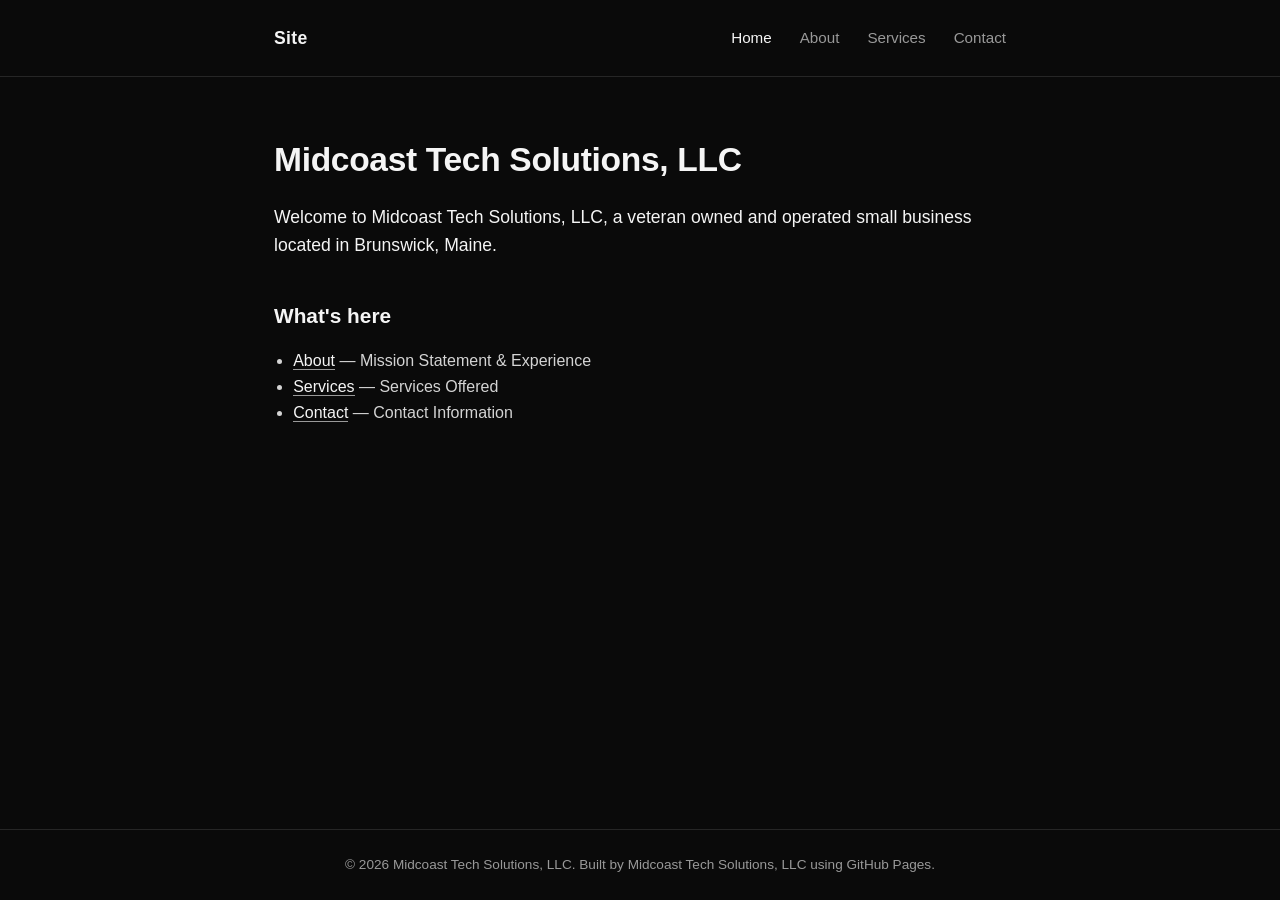
<file: index.html>
<!DOCTYPE html>
<html lang="en">
<head>
<meta charset="UTF-8">
<meta name="viewport" content="width=device-width, initial-scale=1.0">
<title>Home · Welcome</title>
<link rel="stylesheet" href="style.css">
</head>
<body>

<header>
  <div class="nav-inner">
    <a class="logo" href="index.html">Site</a>
    <nav>
      <ul>
        <li><a href="index.html" aria-current="page">Home</a></li>
        <li><a href="about.html">About</a></li>
        <li><a href="services.html">Services</a></li>
        <li><a href="contact.html">Contact</a></li>
      </ul>
    </nav>
  </div>
</header>

<main>
  <h1>Midcoast Tech Solutions, LLC</h1>
  <p class="lede">Welcome to Midcoast Tech Solutions, LLC, a veteran owned and operated small business located in Brunswick, Maine.</p>

  <h2>What's here</h2>
  <ul class="plain">
    <li><a href="about.html">About</a> — Mission Statement & Experience</li>
    <li><a href="services.html">Services</a> — Services Offered</li>
    <li><a href="contact.html">Contact</a> — Contact Information</li>
  </ul>
</main>

<footer>
    &copy; 2026 Midcoast Tech Solutions, LLC. Built by Midcoast Tech Solutions, LLC using GitHub Pages.
</footer>

</body>
</html>
</file>
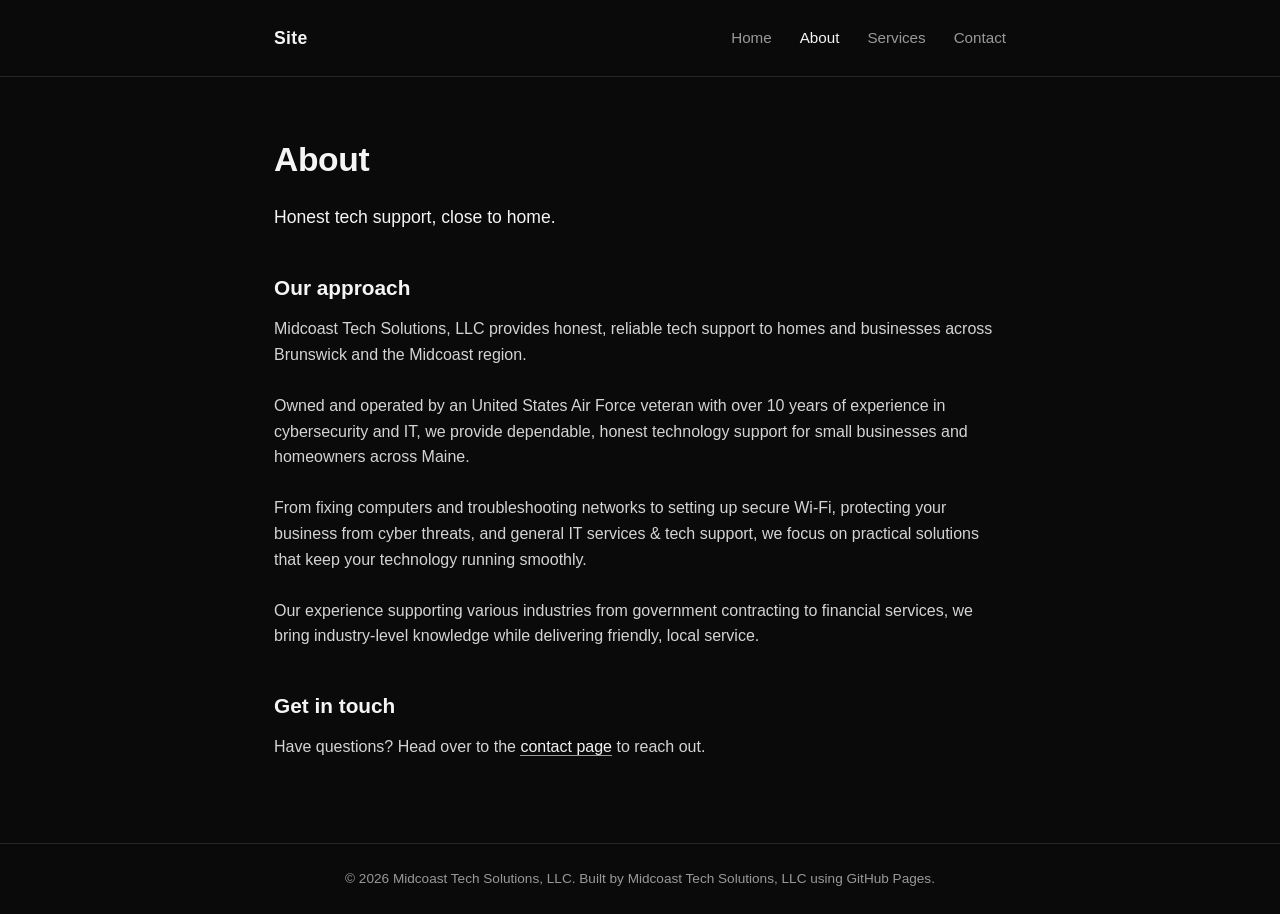
<file: about.html>
<!DOCTYPE html>
<html lang="en">
<head>
<meta charset="UTF-8">
<meta name="viewport" content="width=device-width, initial-scale=1.0">
<title>About · Site</title>
<link rel="stylesheet" href="style.css">
</head>
<body>

<header>
  <div class="nav-inner">
    <a class="logo" href="index.html">Site</a>
    <nav>
      <ul>
        <li><a href="index.html">Home</a></li>
        <li><a href="about.html" aria-current="page">About</a></li>
        <li><a href="services.html">Services</a></li>
        <li><a href="contact.html">Contact</a></li>
      </ul>
    </nav>
  </div>
</header>

<main>
  <h1>About</h1>
  <p class="lede">Honest tech support, close to home.</p>

  <h2>Our approach</h2>
  <p>Midcoast Tech Solutions, LLC provides honest, reliable tech support to homes and businesses across Brunswick and the Midcoast region. <br>
    <br>

Owned and operated by an United States Air Force veteran with over 10 years of experience in cybersecurity and IT, we provide dependable, honest technology support for small businesses and homeowners across Maine. 
    <br>
    <br>
    From fixing computers and troubleshooting networks to setting up secure Wi-Fi, protecting your business from cyber threats, and general IT services & tech support, we focus on practical solutions that keep your technology running smoothly.
    <br>
    <br>
    Our experience supporting various industries from government contracting to financial services, we bring industry-level knowledge while delivering friendly, local service.
  <h2>Get in touch</h2>
  <p>Have questions? Head over to the <a href="contact.html">contact page</a> to reach out.</p>
</main>

<footer>
  &copy; 2026 Midcoast Tech Solutions, LLC. Built by Midcoast Tech Solutions, LLC using GitHub Pages.
</footer>

</body>
</html>
</file>
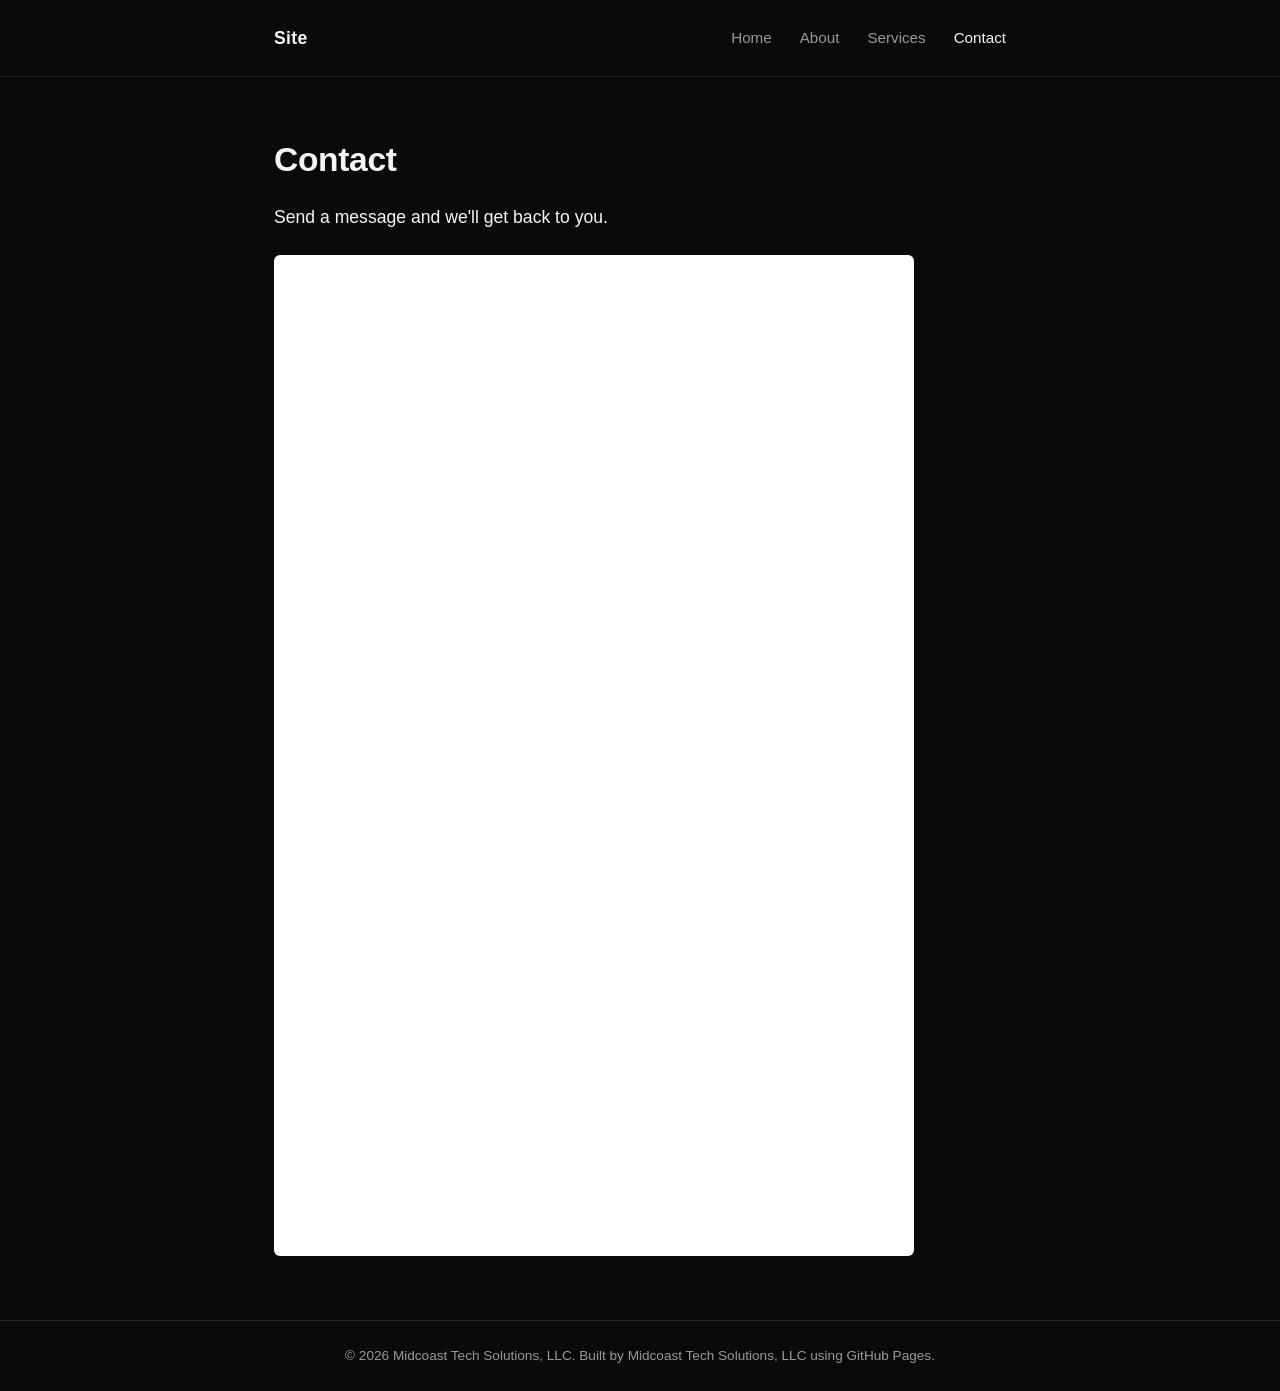
<file: contact.html>
<!DOCTYPE html>
<html lang="en">
<head>
<meta charset="UTF-8">
<meta name="viewport" content="width=device-width, initial-scale=1.0">
<title>Contact · Site</title>
<link rel="stylesheet" href="style.css">
</head>
<body>

<header>
  <div class="nav-inner">
    <a class="logo" href="index.html">Site</a>
    <nav>
      <ul>
        <li><a href="index.html">Home</a></li>
        <li><a href="about.html">About</a></li>
        <li><a href="services.html">Services</a></li>
        <li><a href="contact.html" aria-current="page">Contact</a></li>
      </ul>
    </nav>
  </div>
</header>

<main>
  <h1>Contact</h1>
  <p class="lede">Send a message and we'll get back to you.</p>

  <div class="form-embed">
    <iframe src="https://docs.google.com/forms/d/e/1FAIpQLSegWjI-ylSc_LVLPxV6bz5sqVgO4xGmryh_q0JBbAPqwmR8WA/viewform?embedded=true" width="640" height="1001" frameborder="0" marginheight="0" marginwidth="0">Loading…</iframe>
  </div>
</main>

<footer>
  &copy; 2026 Midcoast Tech Solutions, LLC. Built by Midcoast Tech Solutions, LLC using GitHub Pages.
</footer>

</body>
</html>
</file>
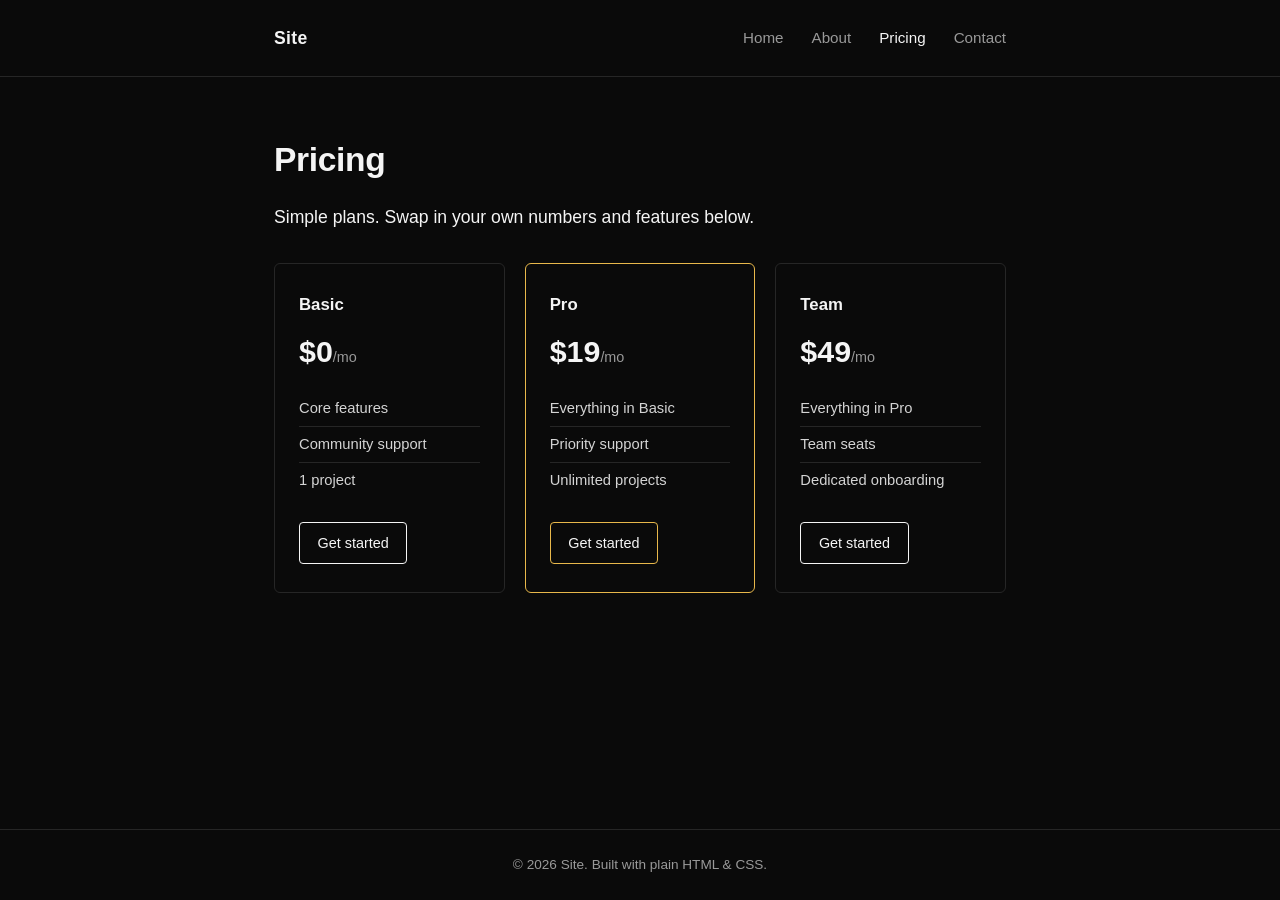
<file: pricing.html>
<!DOCTYPE html>
<html lang="en">
<head>
<meta charset="UTF-8">
<meta name="viewport" content="width=device-width, initial-scale=1.0">
<title>Pricing · Site</title>
<link rel="stylesheet" href="style.css">
</head>
<body>

<header>
  <div class="nav-inner">
    <a class="logo" href="index.html">Site</a>
    <nav>
      <ul>
        <li><a href="index.html">Home</a></li>
        <li><a href="about.html">About</a></li>
        <li><a href="pricing.html" aria-current="page">Pricing</a></li>
        <li><a href="contact.html">Contact</a></li>
      </ul>
    </nav>
  </div>
</header>

<main>
  <h1>Pricing</h1>
  <p class="lede">Simple plans. Swap in your own numbers and features below.</p>

  <div class="plans">
    <div class="plan">
      <h3>Basic</h3>
      <div class="price">$0<span>/mo</span></div>
      <ul>
        <li>Core features</li>
        <li>Community support</li>
        <li>1 project</li>
      </ul>
      <a class="btn" href="contact.html">Get started</a>
    </div>

    <div class="plan featured">
      <h3>Pro</h3>
      <div class="price">$19<span>/mo</span></div>
      <ul>
        <li>Everything in Basic</li>
        <li>Priority support</li>
        <li>Unlimited projects</li>
      </ul>
      <a class="btn" href="contact.html">Get started</a>
    </div>

    <div class="plan">
      <h3>Team</h3>
      <div class="price">$49<span>/mo</span></div>
      <ul>
        <li>Everything in Pro</li>
        <li>Team seats</li>
        <li>Dedicated onboarding</li>
      </ul>
      <a class="btn" href="contact.html">Get started</a>
    </div>
  </div>
</main>

<footer>
  &copy; 2026 Site. Built with plain HTML &amp; CSS.
</footer>

</body>
</html>
</file>
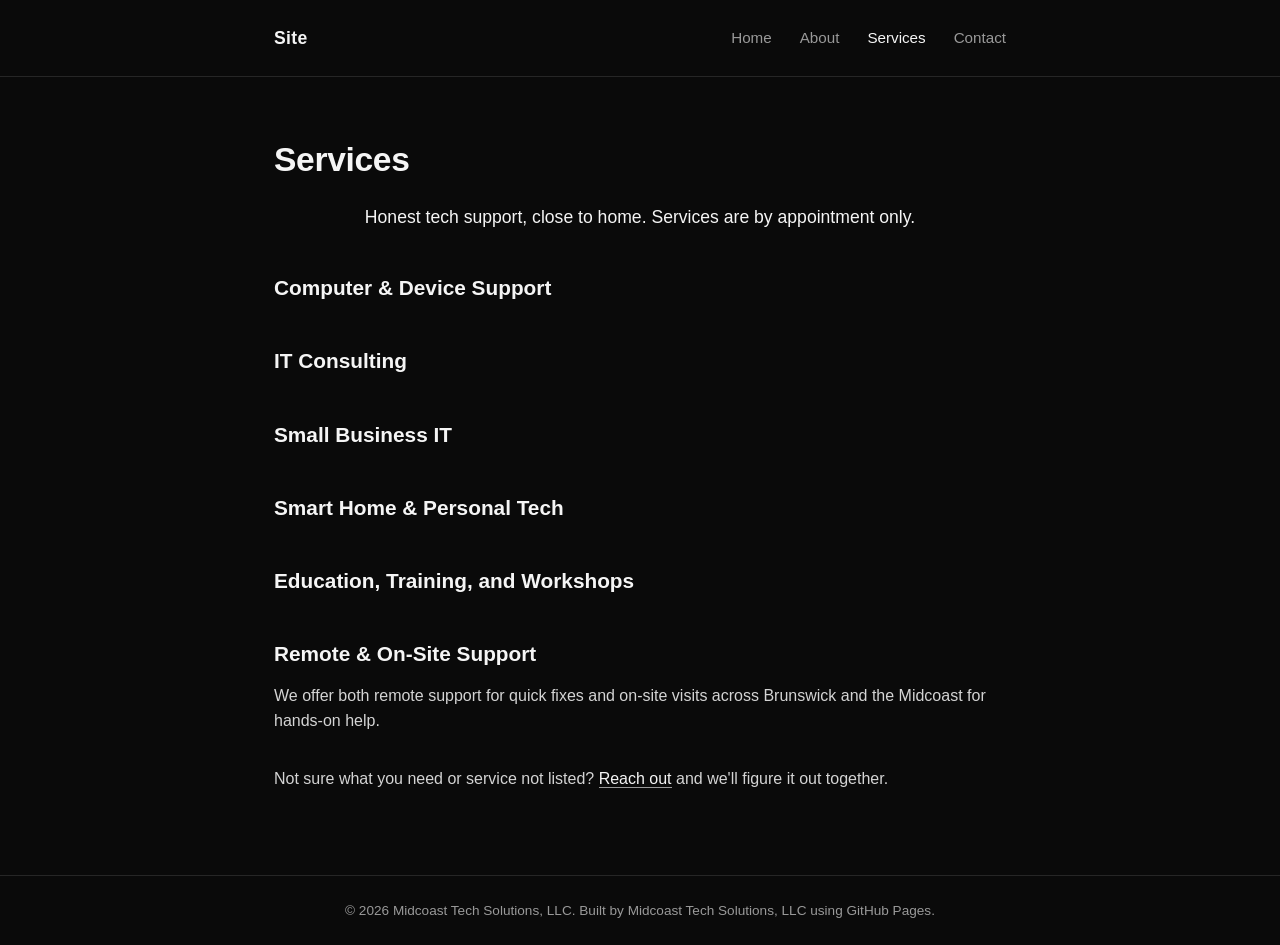
<file: services.html>
<!DOCTYPE html>
<html lang="en">
<head>
<meta charset="UTF-8">
<meta name="viewport" content="width=device-width, initial-scale=1.0">
<title>Services · Site</title>
<link rel="stylesheet" href="style.css">
</head>
<body>

<header>
  <div class="nav-inner">
    <a class="logo" href="index.html">Site</a>
    <nav>
      <ul>
        <li><a href="index.html">Home</a></li>
        <li><a href="about.html">About</a></li>
        <li><a href="services.html" aria-current="page">Services</a></li>
        <li><a href="contact.html">Contact</a></li>
      </ul>
    </nav>
  </div>
</header>

<main>
  <h1>Services</h1>
  <center>
  <p class="lede">Honest tech support, close to home.  Services are by appointment only.</p>
   
  </center>
  <h2>Computer &amp; Device Support</h2>
  <ul class="plain">
  </ul>

  <h2>IT Consulting</h2>
  <ul class="plain">
  
  </ul>

  <h2>Small Business IT</h2>
  <ul class="plain">
  </ul>

  <h2>Smart Home &amp; Personal Tech</h2>
  <ul class="plain">
  </ul>

    <h2>Education, Training, and Workshops</h2>
  <ul class="plain">
  </ul>

  <h2>Remote &amp; On-Site Support</h2>
  <p>We offer both remote support for quick fixes and on-site visits across Brunswick and the Midcoast for hands-on help.</p>

  <p style="margin-top:2rem;">Not sure what you need or service not listed? <a href="contact.html">Reach out</a> and we'll figure it out together.</p>
</main>
  </center>

<footer>
    &copy; 2026 Midcoast Tech Solutions, LLC. Built by Midcoast Tech Solutions, LLC using GitHub Pages.
</footer>

</body>
</html>
</file>
<file: style.css>
:root {
  --bg: #0a0a0a;
  --fg: #f5f5f5;
  --muted: #999999;
  --accent: #e8b84b;
  --border: #262626;
  --max-width: 780px;
}

* {
  box-sizing: border-box;
}

html {
  scroll-behavior: smooth;
}

body {
  margin: 0;
  background: var(--bg);
  color: var(--fg);
  font-family: -apple-system, BlinkMacSystemFont, "Segoe UI", Helvetica, Arial, sans-serif;
  line-height: 1.6;
  min-height: 100vh;
  display: flex;
  flex-direction: column;
}

a {
  color: var(--fg);
  text-decoration: none;
  border-bottom: 1px solid var(--muted);
  transition: border-color 0.15s ease, color 0.15s ease;
}

a:hover,
a:focus-visible {
  color: var(--accent);
  border-color: var(--accent);
}

a:focus-visible {
  outline: 2px solid var(--accent);
  outline-offset: 3px;
}

header {
  border-bottom: 1px solid var(--border);
}

.nav-inner {
  max-width: var(--max-width);
  margin: 0 auto;
  padding: 1.5rem 1.5rem;
  display: flex;
  align-items: center;
  justify-content: space-between;
  flex-wrap: wrap;
  gap: 1rem;
}

.logo {
  font-weight: 700;
  font-size: 1.1rem;
  letter-spacing: 0.02em;
  border-bottom: none;
}

.logo:hover {
  color: var(--fg);
  border-bottom: none;
}

nav ul {
  list-style: none;
  display: flex;
  gap: 1.75rem;
  margin: 0;
  padding: 0;
}

nav a {
  border-bottom: none;
  color: var(--muted);
  font-size: 0.95rem;
}

nav a:hover,
nav a:focus-visible,
nav a[aria-current="page"] {
  color: var(--fg);
}

main {
  flex: 1;
  max-width: var(--max-width);
  margin: 0 auto;
  padding: 3.5rem 1.5rem 4rem;
  width: 100%;
}

h1 {
  font-size: 2.1rem;
  margin: 0 0 1rem;
  letter-spacing: -0.01em;
}

h2 {
  font-size: 1.3rem;
  margin: 2.5rem 0 0.75rem;
}

p {
  color: #d4d4d4;
  margin: 0 0 1.2rem;
}

.lede {
  color: var(--fg);
  font-size: 1.1rem;
}

ul.plain {
  padding-left: 1.2rem;
  color: #d4d4d4;
}

/* Pricing */
.plans {
  display: grid;
  grid-template-columns: repeat(auto-fit, minmax(200px, 1fr));
  gap: 1.25rem;
  margin-top: 2rem;
}

.plan {
  border: 1px solid var(--border);
  border-radius: 6px;
  padding: 1.75rem 1.5rem;
}

.plan.featured {
  border-color: var(--accent);
}

.plan h3 {
  margin: 0 0 0.25rem;
  font-size: 1.05rem;
}

.plan .price {
  font-size: 1.9rem;
  font-weight: 700;
  margin: 0.5rem 0 1rem;
}

.plan .price span {
  font-size: 0.9rem;
  font-weight: 400;
  color: var(--muted);
}

.plan ul {
  list-style: none;
  padding: 0;
  margin: 0 0 1.5rem;
  color: #d4d4d4;
  font-size: 0.92rem;
}

.plan li {
  padding: 0.35rem 0;
  border-bottom: 1px solid var(--border);
}

.plan li:last-child {
  border-bottom: none;
}

.btn {
  display: inline-block;
  border: 1px solid var(--fg);
  border-bottom: 1px solid var(--fg);
  padding: 0.55rem 1.1rem;
  border-radius: 4px;
  font-size: 0.9rem;
}

.btn:hover,
.btn:focus-visible {
  background: var(--fg);
  color: var(--bg);
}

.plan.featured .btn {
  border-color: var(--accent);
}

.plan.featured .btn:hover {
  background: var(--accent);
  color: #0a0a0a;
}

/* Contact form */
form {
  margin-top: 1.5rem;
  display: flex;
  flex-direction: column;
  gap: 1.1rem;
  max-width: 420px;
}

label {
  font-size: 0.9rem;
  color: var(--muted);
  display: block;
  margin-bottom: 0.4rem;
}

input,
textarea {
  width: 100%;
  background: #141414;
  border: 1px solid var(--border);
  color: var(--fg);
  border-radius: 4px;
  padding: 0.65rem 0.75rem;
  font-family: inherit;
  font-size: 0.95rem;
}

input:focus,
textarea:focus {
  outline: none;
  border-color: var(--accent);
}

textarea {
  resize: vertical;
  min-height: 120px;
}

button[type="submit"] {
  align-self: flex-start;
  background: var(--fg);
  color: var(--bg);
  border: none;
  padding: 0.65rem 1.3rem;
  border-radius: 4px;
  font-size: 0.95rem;
  cursor: pointer;
  font-family: inherit;
}

button[type="submit"]:hover {
  background: var(--accent);
}

/* Google Forms embed */
.form-embed {
  margin-top: 1.5rem;
  max-width: 640px;
  border-radius: 6px;
  overflow: hidden;
  background: #fff;
}

.form-embed iframe {
  display: block;
  width: 100%;
  border: none;
}

footer {
  border-top: 1px solid var(--border);
  padding: 1.5rem;
  text-align: center;
  color: var(--muted);
  font-size: 0.85rem;
}

@media (max-width: 480px) {
  h1 {
    font-size: 1.7rem;
  }
  .nav-inner {
    flex-direction: column;
    align-items: flex-start;
  }
}
</file>
